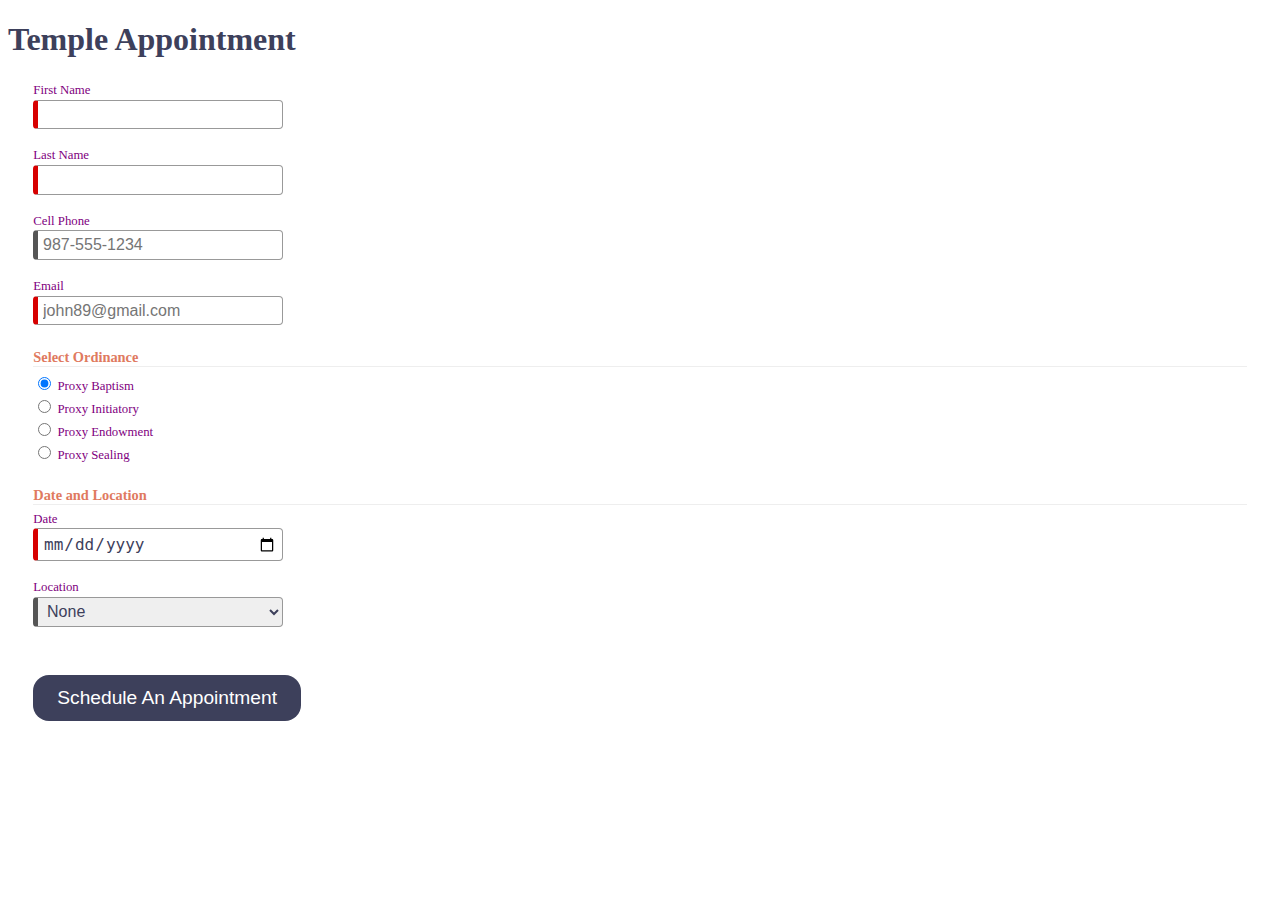
<file: w04/startHere/index.html>
<!DOCTYPE html>
<html lang="en">

<head>
  <meta charset="UTF-8">
  <meta name="viewport" content="width=device-width, initial-scale=1.0">
  <meta name="description" content="Web Lab Start File">
  <meta name="author" content="Paul Cheney">

  <link rel="stylesheet" href="styles/small.css">
  <link rel="stylesheet" href="styles/large.css">

  <title>Web Lab Start File</title>
</head>

<body>

  <main>
    <h1>Temple Appointment</h1>

    <form method="GET" action="thanks.html" class="designOne">
      <label>First Name <input type="text" name="first" required autocomplete="given-name" title="Your First Name"></label>
        <label>Last Name <input type="text" name="last" required autocomplete="family-name" title="Your Last Name"></label>
        <label>Cell Phone <input type="tel" name="phone"  autocomplete="tel" title="A Phone Number with dashes" placeholder="987-555-1234" ></label>
        <label>Email <input type="email" name="email" required placeholder="john89@gmail.com"  title="Your Email" autocomplete="email"></label>
  

        <h3>Select Ordinance</h3>
        <label><input type="radio" name="ordinance" value="Baptism" checked> Proxy Baptism</label>
        <label><input type="radio" name="ordinance" value="Initiatory"> Proxy Initiatory</label>
        <label><input type="radio" name="ordinance" value="Endowment"> Proxy Endowment</label>
        <label><input type="radio" name="ordinance" value="Sealing"> Proxy Sealing</label>

        
        <h3>Date and Location</h3>
        <label>Date <input type="date" name="fecha" required></label>

        <label>Location
          <select name="location" required>
            <option value="">None</option>
            <option value="Payson">Payson</option>
            <option value="Orem">Orem</option>
            <option value="Provo City Center">Provo City Center</option>
        </label>

        <input type="submit" value="Schedule An Appointment">
    </form>

    
  </main>

</body>
</html>
</file>
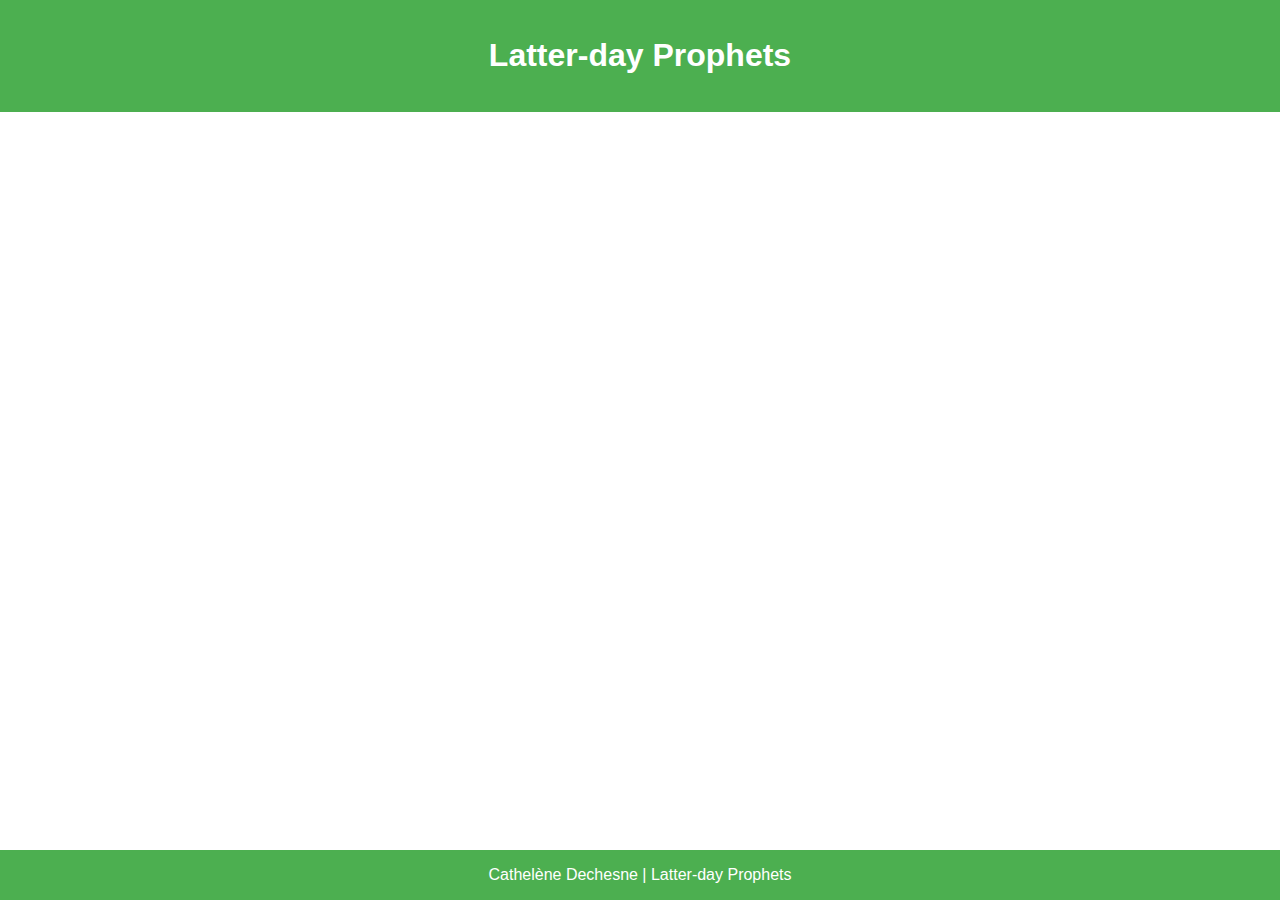
<file: prophets.html>
<!DOCTYPE html>
<html lang="en">

<head>
    <meta charset="UTF-8">
    <meta name="viewport" content="width=device-width, initial-scale=1.0">
    <meta name="description" content="Latter-day Prophets Assignment Page">
    <meta name="author" content="Cathelène Dechesne">
    <link rel="stylesheet" href="styles/prophets.css">
    <link rel="preconnect" href="https://fonts.googleapis.com">
    <link rel="preconnect" href="https://fonts.gstatic.com" crossorigin>
    <link href="https://fonts.googleapis.com/css2?family=Lugrasimo&family=Roboto&display=swap" rel="stylesheet">
    <script src="scripts/prophets.js"></script>
    <title>Prophets</title>
</head>

<body>
    <header>
        <h1>Latter-day Prophets</h1>
    </header>
    <main>
        <div id="cards"></div>
    </main>
    <footer>
        Cathelène Dechesne | Latter-day Prophets
    </footer>
</body>

</html>
</file>
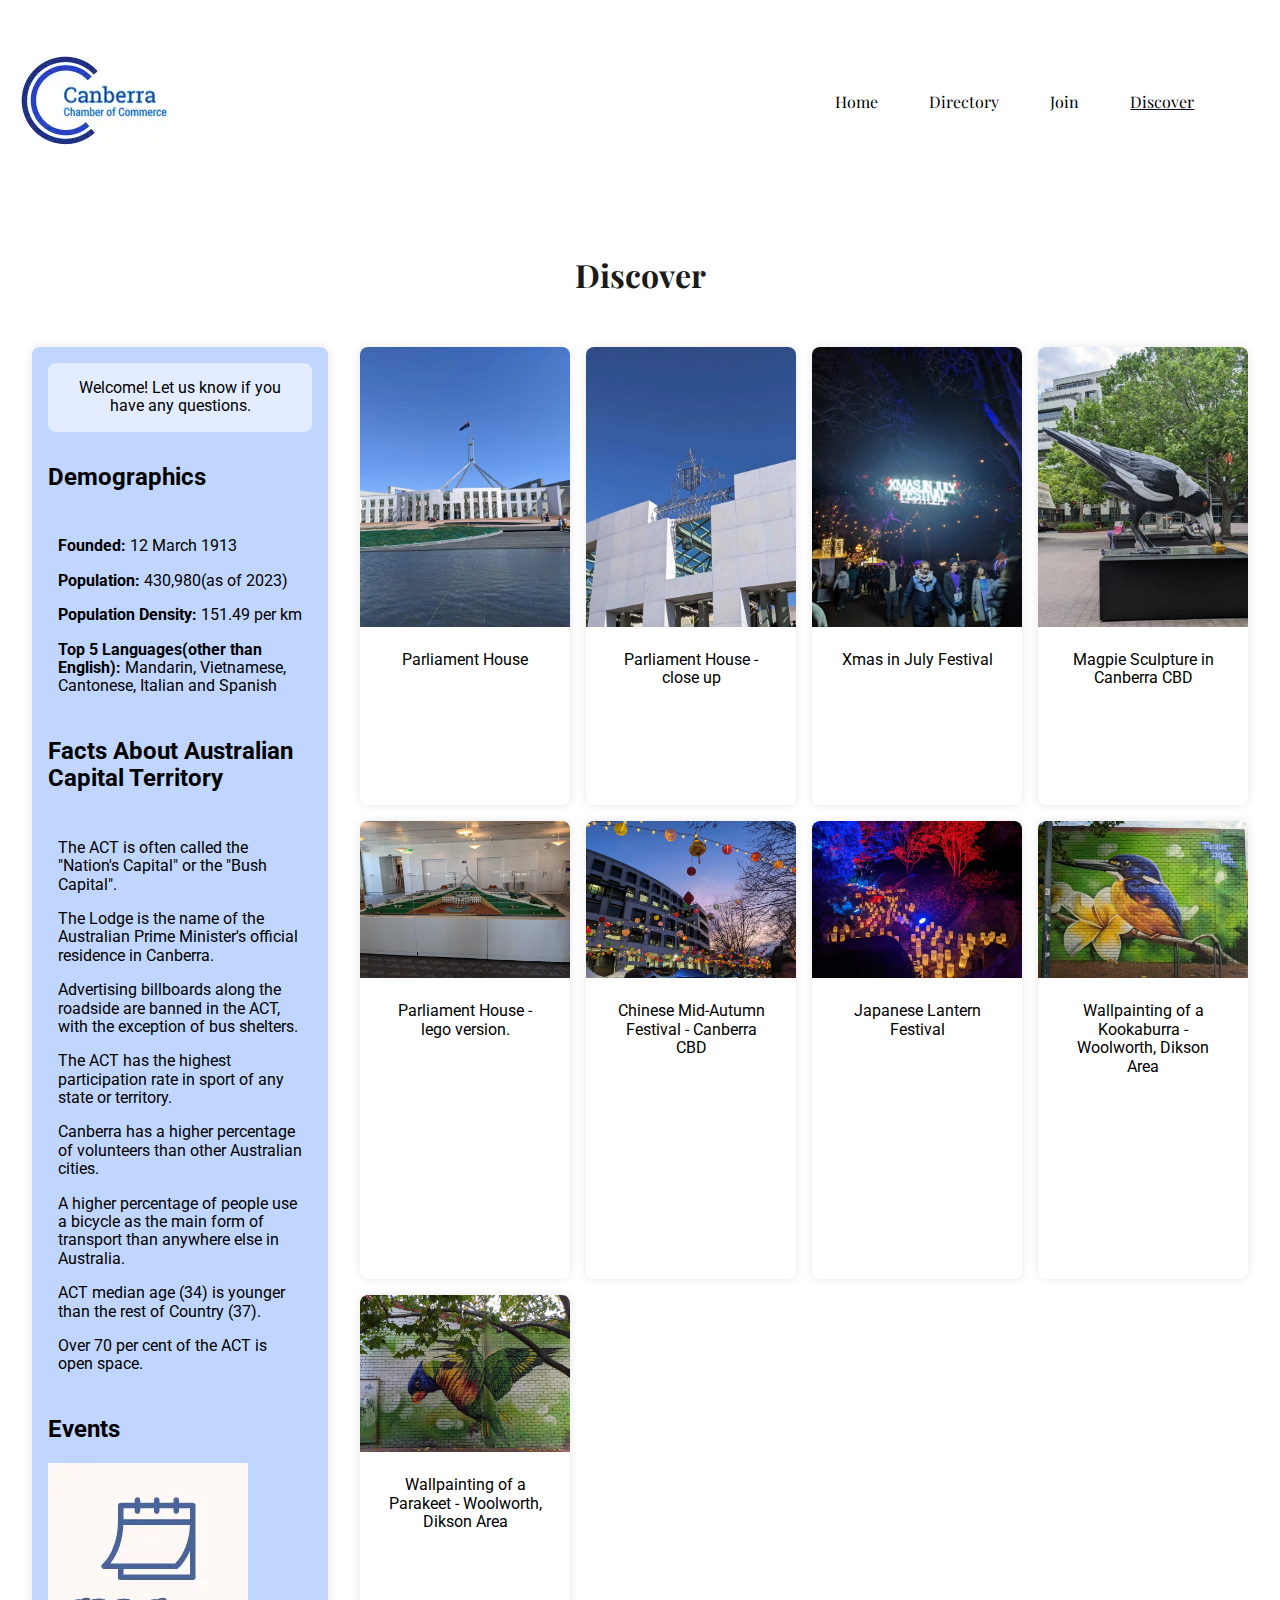
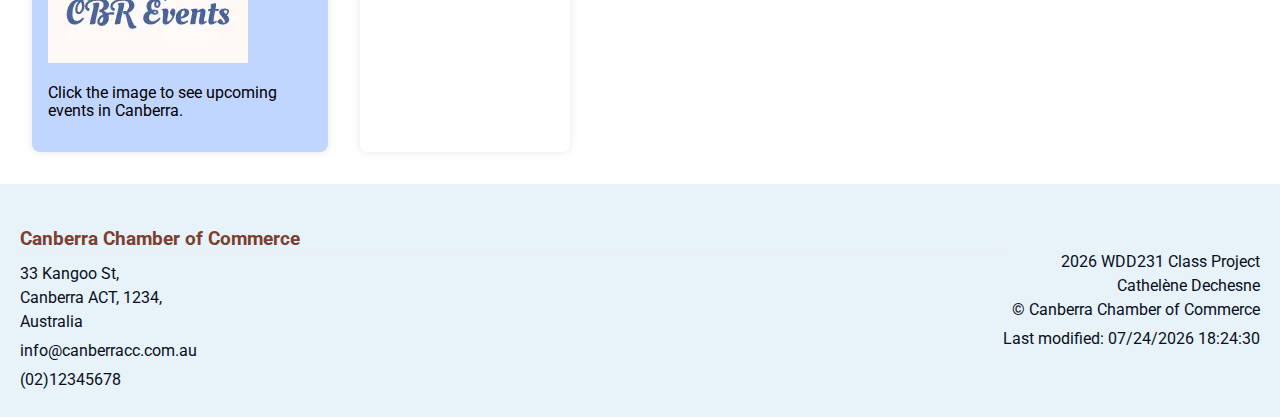
<file: chamber/discover.html>
<!DOCTYPE html>
<html lang="en">

<head>
    <meta charset="UTF-8">
    <meta name="viewport" content="width=device-width, initial-scale=1.0">
    <title>Canberra Chamber of Commerce's Discover Page</title>
    <meta name="description" content="Discover Page for Canberra's Chamber of Commerce">
    <meta name="author" content="Cathelène Dechesne">
    <link rel="icon" href="images/favicon.ico">
    <meta property="og:title" content="Canberra Chamber of Commerce Home Page">
    <meta property="og:type" content="website">
    <meta property="og:image"
        content="https://github.com/cathelenedechesne/wdd231/blob/main/chamber/images/chamber-logo.webp">
    <meta property="og:url" content="https://cathelenedechesne.github.io/wdd231/chamber/discover.html">
    <link rel="preconnect" href="https://fonts.googleapis.com">
    <link rel="preconnect" href="https://fonts.gstatic.com" crossorigin>
    <link href="https://fonts.googleapis.com/css2?family=Playfair+Display&family=Roboto:wght@300;400&display=swap"
        rel="stylesheet">
    <link rel="stylesheet" href="styles/normalize.css">
    <link rel="stylesheet" href="styles/style.css">
    <link rel="stylesheet" href="styles/small.css">
    <script src="scripts/script-discover.js" defer></script>
</head>

<body>
    <header>
        <div class="logo">
            <img src="images/chamber-logo.webp" alt="Canberra Chamber of Commerce Logo">
        </div>
        <nav id="animateme" aria-label="Main Navigation">
            <button id="myButton" aria-label="Menu Toggle"></button>
            <ul class="menuLinks">
                <li><a href="https://cathelenedechesne.github.io/wdd231/chamber/index.html" title="Home Page">Home</a>
                </li>
                <li><a href="https://cathelenedechesne.github.io/wdd231/chamber/directory.html"
                        title="Directory Page">Directory</a></li>
                <li><a href="https://cathelenedechesne.github.io/wdd231/chamber/join.html" title="Join Page">Join</a>
                </li>
                <li class="current-menu-item"><a href="https://cathelenedechesne.github.io/wdd231/chamber/discover.html"
                        title="Discover Page">Discover</a></li>
            </ul>
        </nav>
    </header>
    <main class="container">
        <h1>Discover</h1>
        <aside class="sidebar">
            <div id="visitor-message"></div>
            <div class="demographics">
                <h2>Demographics</h2>
                <ul>
                    <li>
                        <p><span>Founded: </span>12 March 1913</p>
                    </li>
                    <li>
                        <p><span>Population: </span>430,980(as of 2023)</p>
                    </li>
                    <li>
                        <p><span>Population Density: </span>151.49 per km</p>
                    </li>
                    <li>
                        <p><span>Top 5 Languages(other than English): </span>Mandarin, Vietnamese, Cantonese, Italian
                            and Spanish
                        </p>
                    </li>
                </ul>
            </div>
            <div class="facts">
                <h2>Facts About Australian Capital Territory</h2>
                <ul>
                    <li>
                        <p>The ACT is often called the "Nation's Capital" or the "Bush Capital".</p>
                    </li>
                    <li>
                        <p>The Lodge is the name of the Australian Prime Minister's official residence in Canberra.</p>
                    </li>
                    <li>
                        <p>Advertising billboards along the roadside are banned in the ACT, with the exception of bus
                            shelters.</p>
                    </li>
                    <li>
                        <p>The ACT has the highest participation rate in sport of any state or territory.</p>
                    </li>
                    <li>
                        <p>Canberra has a higher percentage of volunteers than other Australian cities. </p>
                    </li>
                    <li>
                        <p>A higher percentage of people use a bicycle as the main form of transport than anywhere else
                            in Australia. </p>
                    </li>
                    <li>
                        <p>ACT median age (34) is younger than the rest of Country (37). </p>
                    </li>
                    <li>
                        <p>Over 70 per cent of the ACT is open space.</p>
                    </li>
                </ul>
            </div>
            <div class="events">
                <h2>Events</h2>
                <a href="https://events.canberra.com.au/" target="_blank">
                    <img src="images/cbr-events.webp" alt="Events in Canberra" loading="lazy">
                </a>
                <p>Click the image to see upcoming events in Canberra.</p>
            </div>
        </aside>
        <section class="gallery">
            <div class="gallery-item">
                <img src="images/parliament-house.webp" alt="parliament-house" loading="lazy">
                <p>Parliament House</p>
            </div>
            <div class="gallery-item">
                <img src="images/parliament-hosue-close-up.webp" alt="parliament-hosue-close-up" loading="lazy">
                <p>Parliament House - close up</p>
            </div>

            <div class="gallery-item">
                <img src="images/canberra-xmas-in-july-festival.webp" alt="canberra-xmas-in-july-festival"
                    loading="lazy">
                <p>Xmas in July Festival</p>
            </div>
            <div class="gallery-item">
                <img src="images/canberra-cbd-magpie-sculpture.webp" alt="canberra-cbd-magpie-sculpture" loading="lazy">
                <p>Magpie Sculpture in Canberra CBD</p>
            </div>
            <div class="gallery-item">
                <img src="images/parliament-house-lego.webp" alt="parliament-house-lego" loading="lazy">
                <p>Parliament House - lego version.</p>
            </div>
            <div class="gallery-item">
                <img src="images/canberra-cbd-chinese-festival.webp" alt="canberra-cbd-chinese-festival" loading="lazy">
                <p>Chinese Mid-Autumn Festival - Canberra CBD</p>
            </div>
            <div class="gallery-item">
                <img src="images/canberra-japanese-lantern-festival.webp" alt="canberra-japanese-lantern-festival"
                    loading="lazy">
                <p>Japanese Lantern Festival</p>
            </div>

            <div class="gallery-item">
                <img src="images/wallpainting-1.webp" alt="bird wallpainting-1" loading="lazy">
                <p>Wallpainting of a Kookaburra - Woolworth, Dikson Area</p>
            </div>
            <div class="gallery-item">
                <img src="images/wallpainting-2.webp" alt="bird wallpainting-2" loading="lazy">
                <p>Wallpainting of a Parakeet - Woolworth, Dikson Area</p>
            </div>
        </section>
    </main>
    <footer>
        <div id="chamber-address">
            <h3>Canberra Chamber of Commerce</h3>
            <p>33 Kangoo St, <br> Canberra ACT, 1234, <br>Australia</p>
            <p>info@canberracc.com.au</p>
            <p>(02)12345678</p>
        </div>
        <div id="basic">
            <p><span id="year"></span> WDD231 Class Project <br>Cathelène Dechesne<br>&copy; Canberra Chamber of
                Commerce
            </p>
            <p id="lastModified"></p>
        </div>
    </footer>
</body>

</html>
</file>
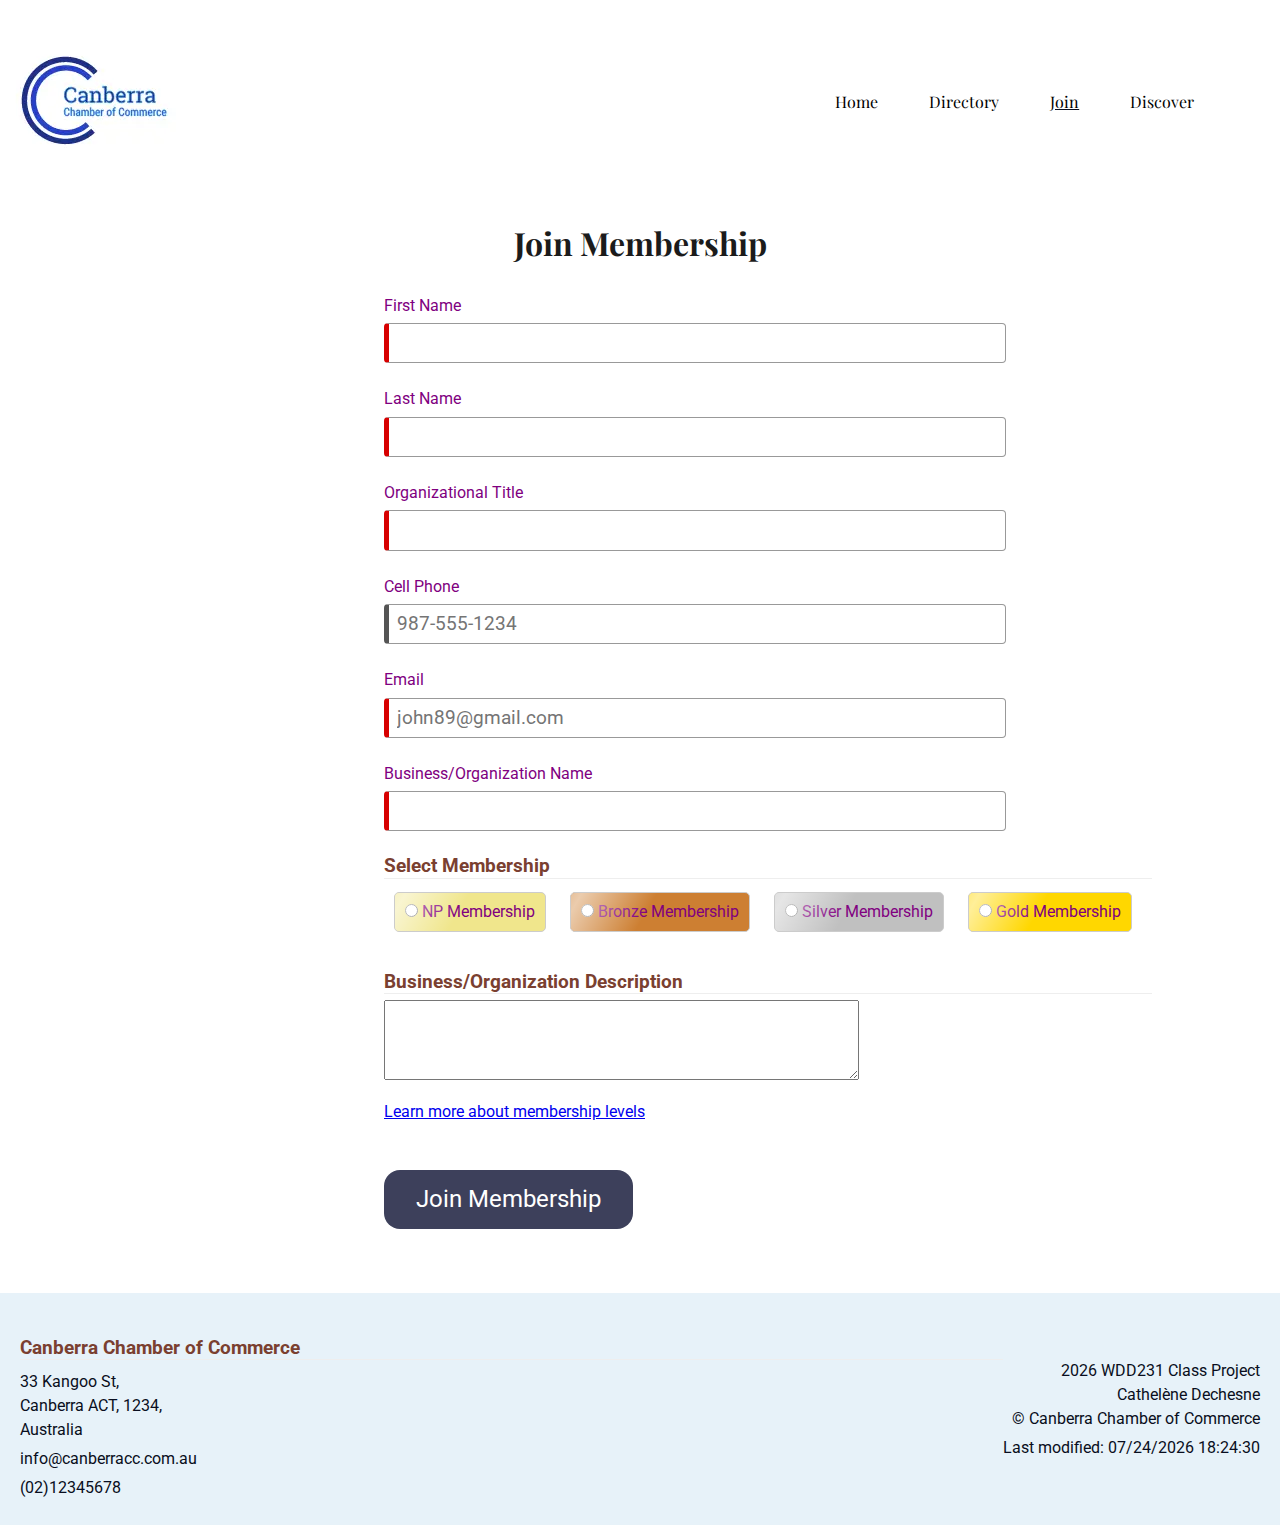
<file: chamber/join.html>
<!DOCTYPE html>
<html lang="en">

<head>
    <meta charset="UTF-8">
    <meta name="viewport" content="width=device-width, initial-scale=1.0">
    <title>Canberra Chamber of Commerce's Home Page</title>
    <meta name="description" content="Home Page for Canberra's Chamber of Commerce">
    <meta name="author" content="Cathelène Dechesne">
    <link rel="icon" href="images/favicon.ico">
    <meta property="og:title" content="Canberra Chamber of Commerce Home Page">
    <meta property="og:type" content="website">
    <meta property="og:image"
        content="https://github.com/cathelenedechesne/wdd231/blob/main/chamber/images/chamber-logo.webp">
    <meta property="og:url" content="https://cathelenedechesne.github.io/wdd231/chamber/join.html">
    <link rel="preconnect" href="https://fonts.googleapis.com">
    <link rel="preconnect" href="https://fonts.gstatic.com" crossorigin>
    <link href="https://fonts.googleapis.com/css2?family=Playfair+Display&family=Roboto:wght@300;400&display=swap"
        rel="stylesheet">
    <link rel="stylesheet" href="styles/normalize.css">
    <link rel="stylesheet" href="styles/style.css">
    <link rel="stylesheet" href="styles/small.css">
    <script src="scripts/script-join.js" defer></script>
</head>

<body>
    <header>
        <div class="logo">
            <img src="images/chamber-logo.webp" alt="Canberra Chamber of Commerce Logo">
        </div>
        <nav id="animateme" aria-label="Main Navigation">
            <button id="myButton" aria-label="Menu Toggle"></button>
            <ul class="menuLinks">
                <li><a href="https://cathelenedechesne.github.io/wdd231/chamber/index.html" title="Home Page">Home</a>
                </li>
                <li><a href="https://cathelenedechesne.github.io/wdd231/chamber/directory.html"
                        title="Directory Page">Directory</a></li>
                <li class="current-menu-item"><a href="https://cathelenedechesne.github.io/wdd231/chamber/join.html"
                        title="Join Page">Join</a></li>
                <li><a href="https://cathelenedechesne.github.io/wdd231/chamber/discover.html"
                        title="Discover Page">Discover</a></li>
            </ul>
        </nav>
    </header>
    <main>
        <h1>Join Membership</h1>

        <form method="GET" action="thankyou.html" class="designOne">
            <label>First Name <input type="text" name="first" required autocomplete="given-name" pattern="[A-Za-z]+"
                    title="Your First Name"></label>
            <label>Last Name <input type="text" name="last" required autocomplete="family-name" pattern="[A-Za-z]+"
                    title="Your Last Name"></label>
            <label>Organizational Title
                <input type="text" name="organizational" required autocomplete="organization-title"
                    pattern="[A-Za-z\- ]{7,}"
                    title="Your Organizational Title must be at least 7 characters long and can only contain letters, hyphens, and spaces">
            </label>
            <label>Cell Phone <input type="tel" name="phone" autocomplete="tel" title="A Phone Number with dashes"
                    placeholder="987-555-1234"></label>
            <label>Email <input type="email" name="email" required placeholder="john89@gmail.com" title="Your Email"
                    autocomplete="email"></label>
            <label>Business/Organization Name<input type="text" name="organization-business-name" required
                    autocomplete="organization" pattern="[A-Za-z ]+" title="Your Business/Organization Name"></label>



            <h3>Select Membership</h3>
            <div class="membership-options">
                <label class="membership-card"><input type="radio" name="membership" value="non profit"> NP
                    Membership</label>
                <label class="membership-card"><input type="radio" name="membership" value="bronze"> Bronze
                    Membership</label>
                <label class="membership-card"><input type="radio" name="membership" value="silver"> Silver
                    Membership</label>
                <label class="membership-card"><input type="radio" name="membership" value="gold"> Gold
                    Membership</label>
            </div>


            <h3>Business/Organization Description</h3>
            <label><textarea id="description" name="description" rows="4" cols="50"></textarea>
            </label>

            <label>
                <input type="hidden" id="timestamp" name="timestamp">
            </label>
            <!-- Trigger button -->
            <p><a id="learnMoreBtn" href="#">Learn more about membership levels</a></p>
            <!-- Submit button -->
            <input type="submit" value="Join Membership">
        </form>
        <!-- The Modal -->
        <div id="membershipModal" class="modal">
            <!-- Modal content -->
            <div class="modal-content">
                <span class="close">&times;</span>
                <h2>Membership Levels</h2>
                <div id="membershipDetails">
                    <h3>Non-Profit Membership - FREE</h3>
                    <p>Benefits: Special events, basic training, basic advertising, event discounts.</p>

                    <h3>Bronze Membership - Fee: 8$</h3>
                    <p>Benefits: Special events, intermediate training, better advertising, better event discounts.</p>

                    <h3>Silver Membership - Fee: 12$</h3>
                    <p>Benefits: Special events, advanced training, spotlight advertising, significant event discounts.
                    </p>

                    <h3>Gold Membership - Fee: 18$</h3>
                    <p>Benefits: Special events, premium training, premium advertising, highest event discounts.</p>
                </div>
            </div>
        </div>

    </main>
    <footer>
        <div id="chamber-address">
            <h3>Canberra Chamber of Commerce</h3>
            <p>33 Kangoo St, <br> Canberra ACT, 1234, <br>Australia</p>
            <p>info@canberracc.com.au</p>
            <p>(02)12345678</p>
        </div>
        <div id="basic">
            <p><span id="year"></span> WDD231 Class Project <br>Cathelène Dechesne<br>&copy; Canberra Chamber of
                Commerce
            </p>
            <p id="lastModified"></p>
        </div>
    </footer>
</body>

</html>
</file>
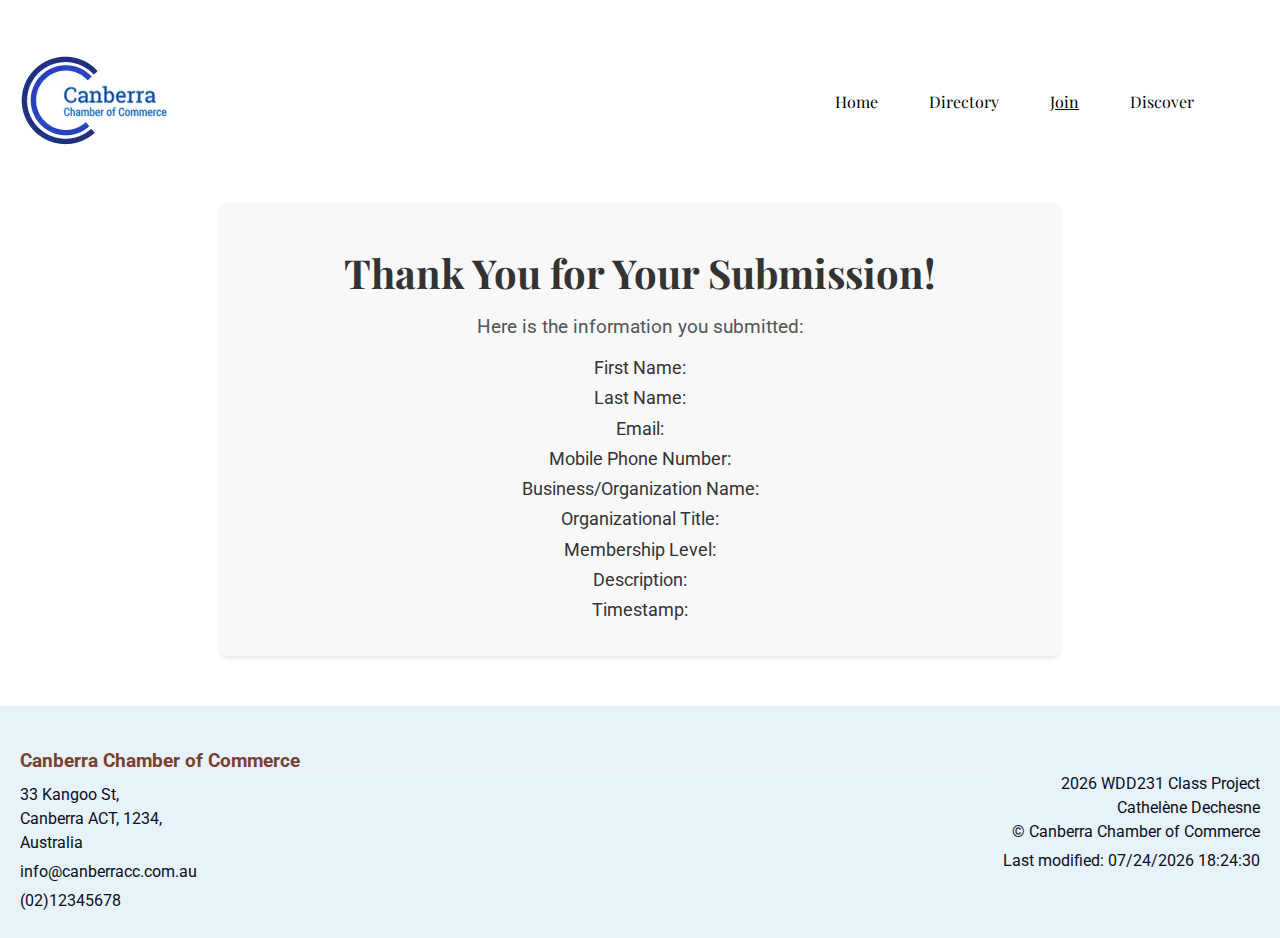
<file: chamber/thankyou.html>
<!DOCTYPE html>
<html lang="en">

<head>
    <meta charset="UTF-8">
    <meta name="viewport" content="width=device-width, initial-scale=1.0">
    <title>Canberra Chamber of Commerce's Home Page</title>
    <meta name="description" content="Home Page for Canberra's Chamber of Commerce">
    <meta name="author" content="Cathelène Dechesne">
    <link rel="icon" href="images/favicon.ico">
    <meta property="og:title" content="Canberra Chamber of Commerce Home Page">
    <meta property="og:type" content="website">
    <meta property="og:image"
        content="https://github.com/cathelenedechesne/wdd231/blob/main/chamber/images/chamber-logo.webp">
    <meta property="og:url" content="https://cathelenedechesne.github.io/wdd231/chamber/thankyou.html">
    <link rel="preconnect" href="https://fonts.googleapis.com">
    <link rel="preconnect" href="https://fonts.gstatic.com" crossorigin>
    <link href="https://fonts.googleapis.com/css2?family=Playfair+Display&family=Roboto:wght@300;400&display=swap"
        rel="stylesheet">
    <link rel="stylesheet" href="styles/normalize.css">
    <link rel="stylesheet" href="styles/style.css">
    <link rel="stylesheet" href="styles/small.css">
    <script src="scripts/script-join.js" defer></script>
</head>

<body>
    <header>
        <div class="logo">
            <img src="images/chamber-logo.webp" alt="Canberra Chamber of Commerce Logo">
        </div>
        <nav id="animateme" aria-label="Main Navigation">
            <button id="myButton" aria-label="Menu Toggle"></button>
            <ul class="menuLinks">
                <li><a href="https://cathelenedechesne.github.io/wdd231/chamber/index.html" title="Home Page">Home</a>
                </li>
                <li><a href="https://cathelenedechesne.github.io/wdd231/chamber/directory.html"
                        title="Directory Page">Directory</a></li>
                <li class="current-menu-item"><a href="https://cathelenedechesne.github.io/wdd231/chamber/join.html"
                        title="Join Page">Join</a></li>
                <li><a href="https://cathelenedechesne.github.io/wdd231/chamber/discover.html"
                        title="Discover Page">Discover</a></li>
            </ul>
        </nav>
    </header>
    <main>
        <div class="thankyou-container">
            <h1>Thank You for Your Submission!</h1>
            <p>Here is the information you submitted:</p>
            <ul>
                <li>First Name: <span id="first-name"></span></li>
                <li>Last Name: <span id="last-name"></span></li>
                <li>Email: <span id="email"></span></li>
                <li>Mobile Phone Number: <span id="phone"></span></li>
                <li>Business/Organization Name: <span id="organization"></span></li>
                <li>Organizational Title: <span id="organizational"></span></li>
                <li>Membership Level: <span id="membership"></span></li>
                <li>Description: <span id="description"></span></li>
                <li>Timestamp: <span id="timestamp"></span></li>
            </ul>
        </div>
    </main>
    <footer>
        <div id="chamber-address">
            <h3>Canberra Chamber of Commerce</h3>
            <p>33 Kangoo St, <br> Canberra ACT, 1234, <br>Australia</p>
            <p>info@canberracc.com.au</p>
            <p>(02)12345678</p>
        </div>
        <div id="basic">
            <p><span id="year"></span> WDD231 Class Project <br>Cathelène Dechesne<br>&copy; Canberra Chamber of
                Commerce
            </p>
            <p id="lastModified"></p>
        </div>
    </footer>
</body>

</html>
</file>
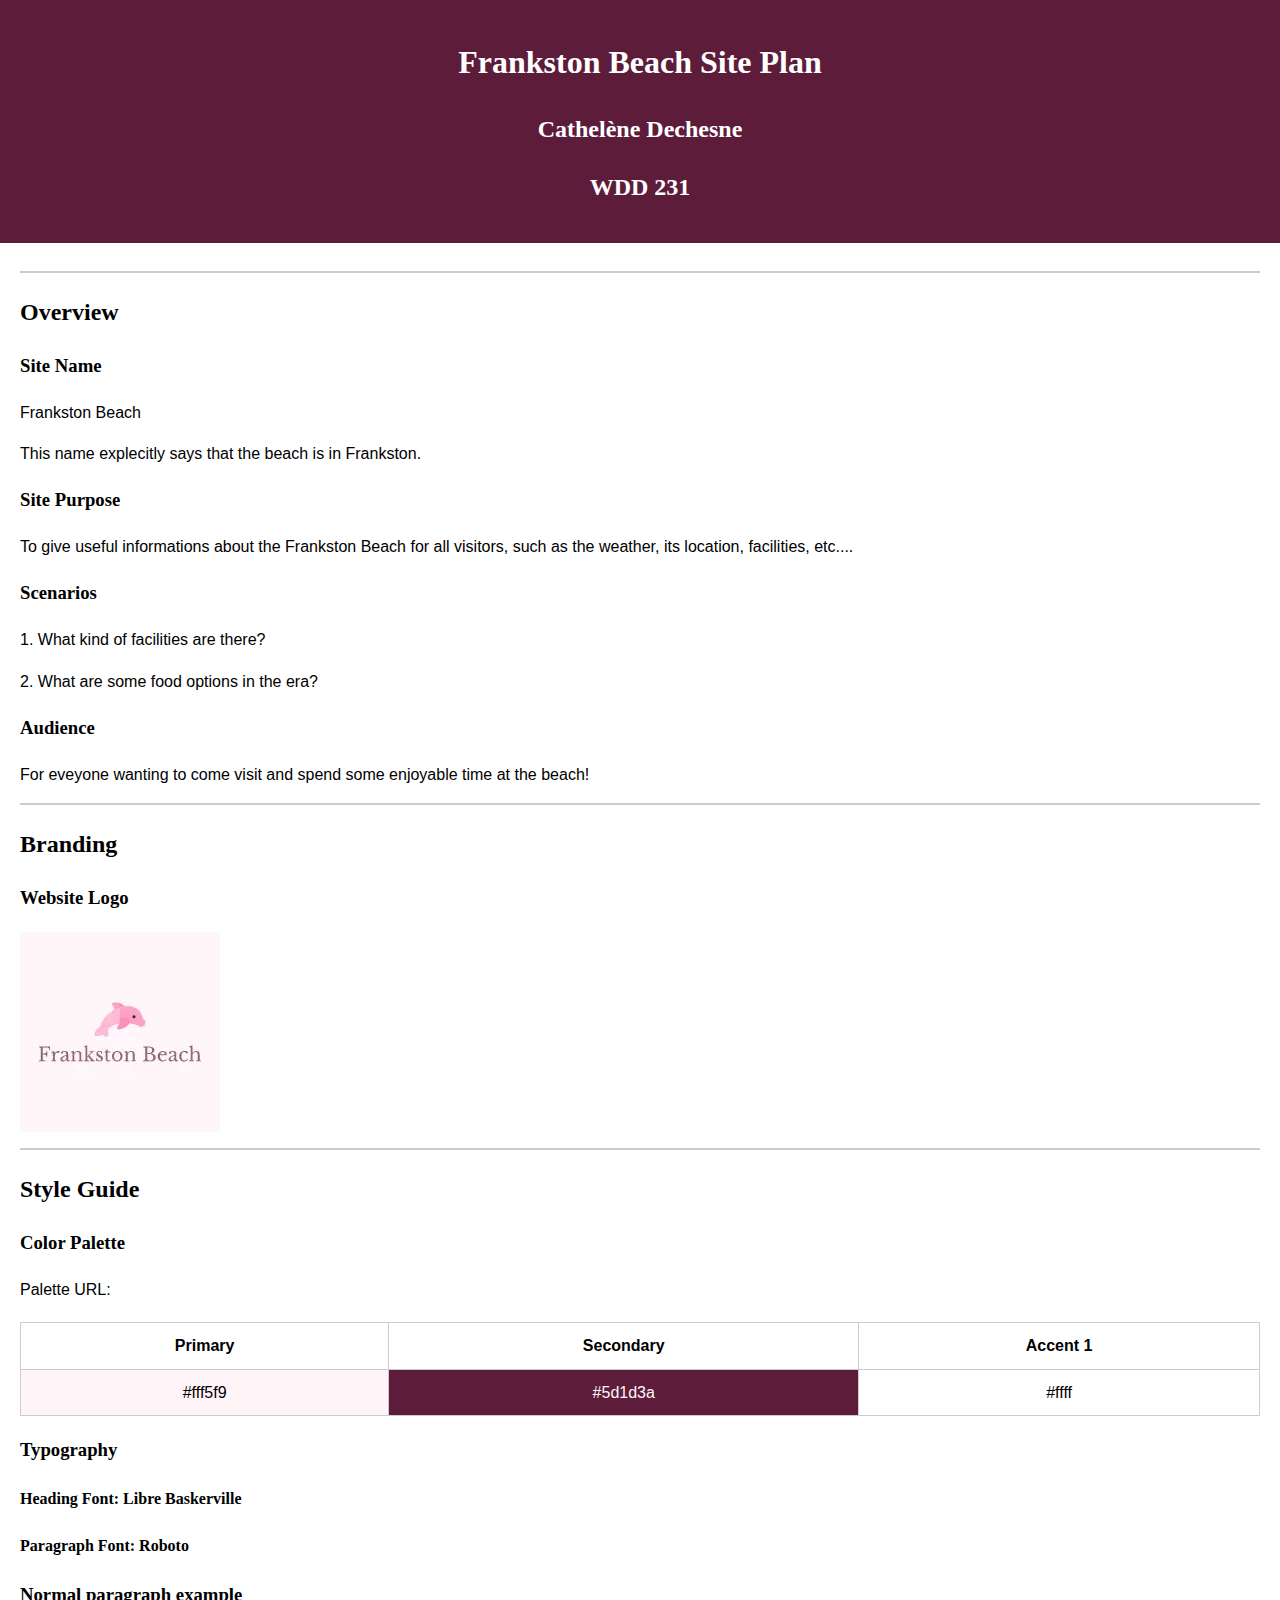
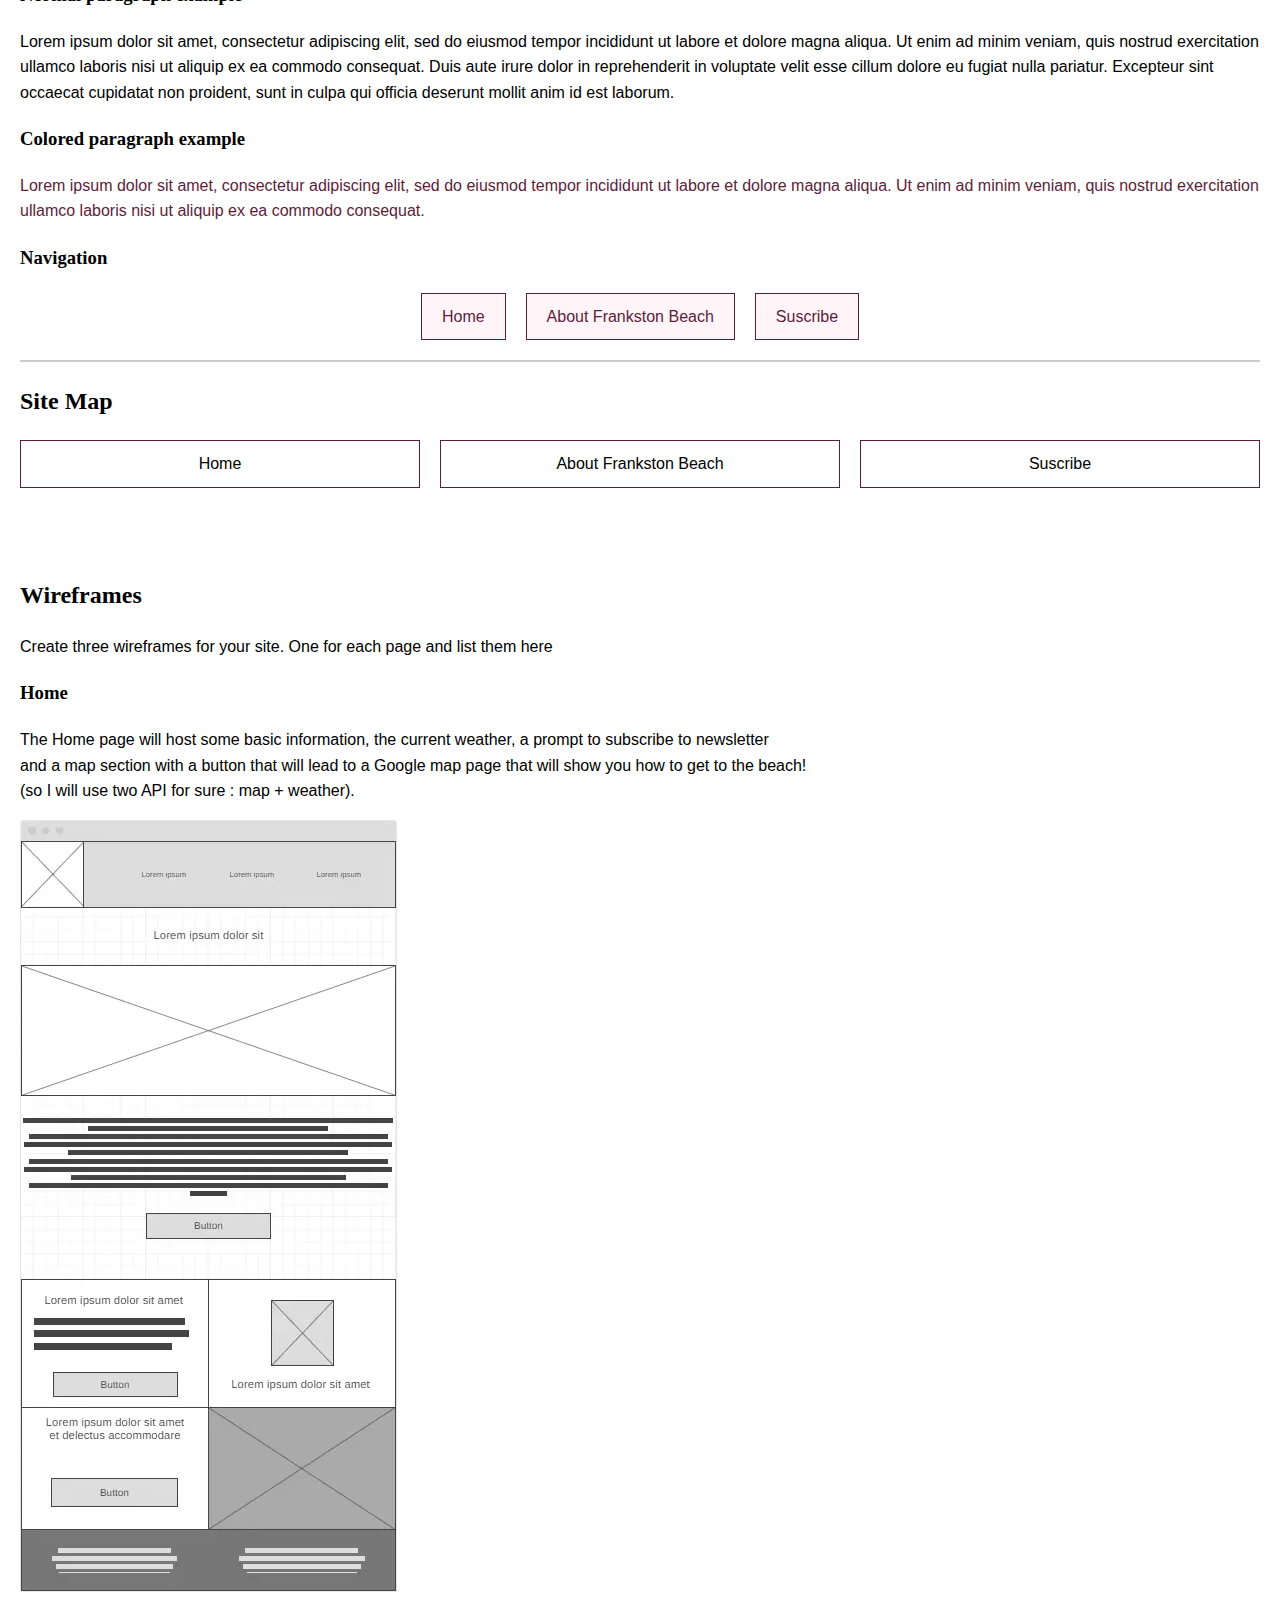
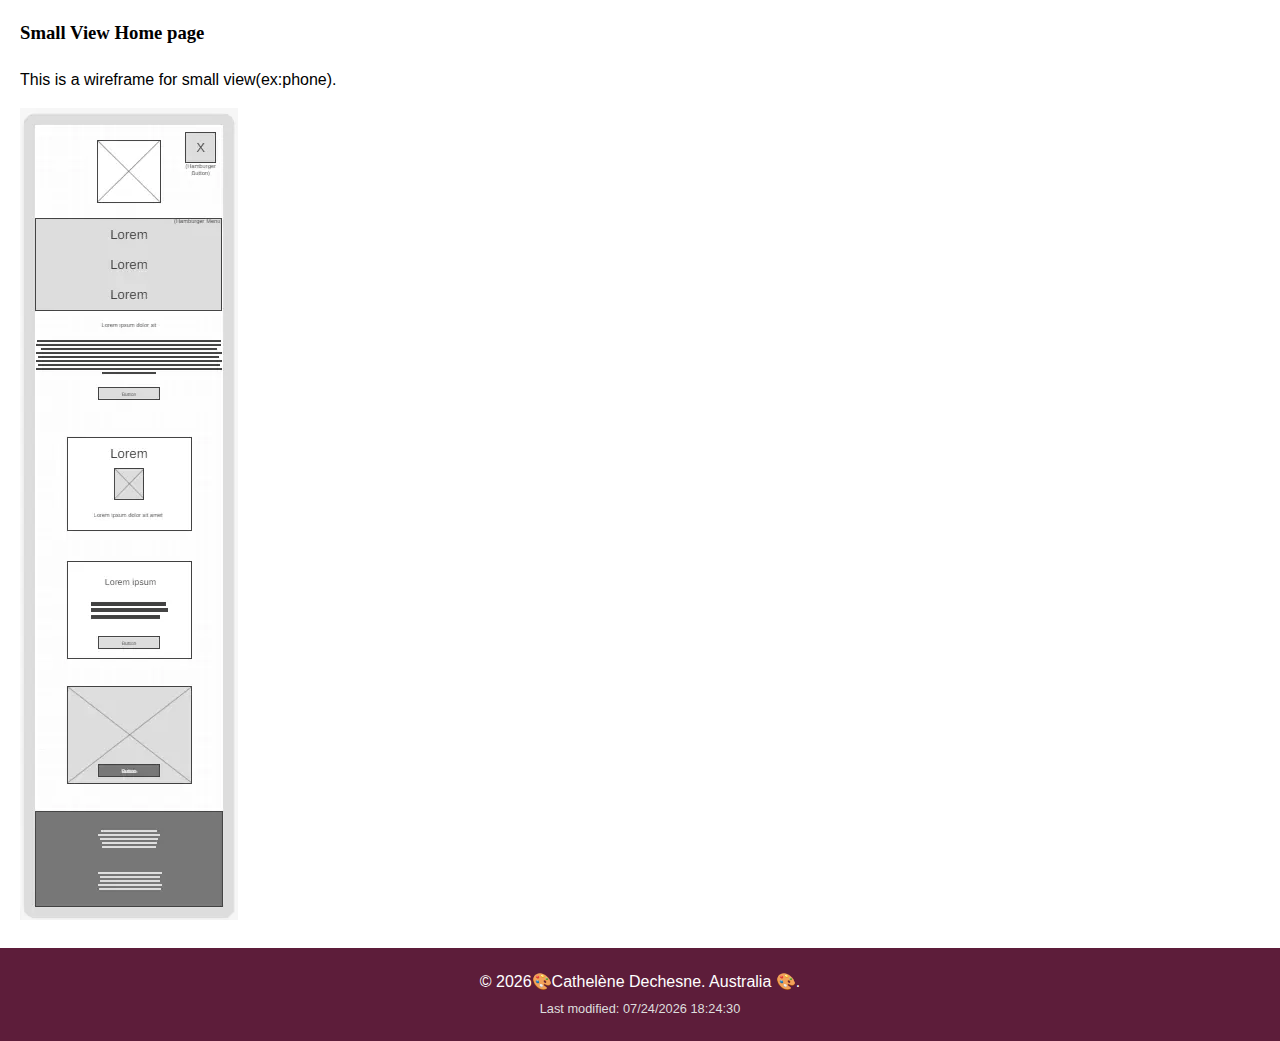
<file: project/siteplan.html>
<!DOCTYPE html>
<html lang="en-us">

<head>
    <meta charset="utf-8">
    <title>Frankston Beach Site Plan</title>
    <meta name="description" content="Project Site Plan for Frankston Beach Website.">
    <meta name="author" content="Cathelène Dechesne">
    <meta name="viewport" content="width=device-width, initial-scale=1.0">
    <link rel="stylesheet" href="styles/siteplan.css">
    <script src="scripts/siteplan.js" defer></script>
</head>

<body>
    <header>
        <h1>Frankston Beach Site Plan</h1>
        <h2>Cathelène Dechesne</h2>
        <h2>WDD 231</h2>
    </header>
    <main>
        <hr>
        <h2>Overview</h2>
        <h3>Site Name</h3>
        <p>Frankston Beach</p>
        <p> This name explecitly says that the beach is in Frankston.</p>

        <h3>Site Purpose</h3>
        <p>To give useful informations about the Frankston Beach for all visitors, such as the weather, its location,
            facilities, etc....</p>

        <h3>Scenarios</h3>
        <p>1. What kind of facilities are there? </p>
        <p>2. What are some food options in the era? </p>

        <h3>Audience</h3>
        <p>For eveyone wanting to come visit and spend some enjoyable time at the beach!</p>
        <hr>
        <h2>Branding</h2>
        <h3>Website Logo</h3>
        <img src="images/frankston-beach-logo.webp" alt="frankston-beach-logo">
        <hr>
        <h2>Style Guide</h2>

        <h3>Color Palette</h3>
        Palette URL: <a href="https://coolors.co/fff5f9-5d1d3a-ffffff"></a>

        <table class="colors">
            <tr>
                <th>Primary</th>
                <th>Secondary</th>
                <th>Accent 1</th>
            </tr>
            <tr>
                <td class="primary">#fff5f9</td>
                <td class="secondary">#5d1d3a</td>
                <td class="accent1">#ffff</td>
            </tr>
        </table>
        <h3>Typography</h3>
        <h4>Heading Font: Libre Baskerville</h4>
        <h4>Paragraph Font: Roboto</h4>

        <h3>Normal paragraph example</h3>
        <p>Lorem ipsum dolor sit amet, consectetur adipiscing elit, sed do eiusmod tempor incididunt ut labore et dolore
            magna aliqua. Ut enim ad minim veniam, quis nostrud exercitation ullamco laboris nisi ut aliquip ex ea
            commodo consequat. Duis aute irure dolor in reprehenderit in voluptate velit esse cillum dolore eu fugiat
            nulla pariatur. Excepteur sint occaecat cupidatat non proident, sunt in culpa qui officia deserunt mollit
            anim id est laborum.</p>

        <h3>Colored paragraph example</h3>
        <p class="colored">Lorem ipsum dolor sit amet, consectetur adipiscing elit, sed do eiusmod tempor incididunt ut
            labore et dolore magna aliqua. Ut enim ad minim veniam, quis nostrud exercitation ullamco laboris nisi ut
            aliquip ex ea commodo consequat.</p>

        <h3>Navigation</h3>
        <nav>
            <a href="#">Home</a>
            <a href="#">About Frankston Beach</a>
            <a href="#">Suscribe</a>
        </nav>
        <hr>
        <h2>Site Map</h2>
        <div class="sitemap">
            <div class="sm-home">Home</div>
            <div class="sm-page2">About Frankston Beach</div>
            <div class="sm-page3">Suscribe</div>
            <div class="top">&nbsp;</div>
            <div class="left">&nbsp;</div>
            <div class="right">&nbsp;</div>
        </div>

        <h2>Wireframes</h2>
        <p>
            Create three wireframes for your site. One for each page and list them here</p>

        <h3>Home</h3>
        <p>
            The Home page will host some basic information, the current weather, a prompt to subscribe to newsletter
            <br>
            and a map section with a button that will lead to a Google map page that will show you how to get to the
            beach!<br>
            (so I will use two API for sure : map + weather).
        </p>
        <img src="images/wireframe-home.webp" alt="home page wireframe">

        <h3>Small View Home page</h3>
        <p>
            This is a wireframe for small view(ex:phone).
        </p>
        <img src="images/small-view-home-wireframe.webp" alt="Small view Home page wireframe">

    </main>

    <footer>
        <p>&copy; <span id="2024"></span>🎨Cathelène Dechesne. Australia 🎨.</p>
        <p id="lastModified"></p>
    </footer>
</body>

</html>
</file>
<file: w04/startHere/styles/small.css>
*{box-sizing: border-box;}
html {
  -webkit-text-size-adjust: 100%; 
  -ms-text-size-adjust: 100%;
}

h1 {
  color: #3D405B;
}

form {
    margin: 1rem 2%;
  
    label {
      display: block;
      font-size: .8rem;
      color: purple;
      padding-top: .2rem;
    }
    h3 {
      font-size: .9rem;
      color: #E07A5F;
      margin: 1.5rem 0 .2rem 0;
      border-bottom: 1px solid #eee;
    }
  
    input[type=text],
    input[type=tel],
    input[type=date],
    input[type=email],
    select {
      display: block;
      margin: .1rem 0 1rem 0 ;
      padding: .3rem;
      border: 1px solid #999;
      border-radius: 4px;
      border-left-width: 5px;
      border-left-color:#555;
      font-size: 1rem;
      color: #3D405B;
      width: 250px;
    }
  
    input:required {border-left-color: #d70000;}
    input:focus {border-left-color: black; outline:none;}
    input:required:valid{border-left-color: green;}
  
    input[type=submit] {
      border: none;
      text-align: center;
      background-color: #3D405B;
      color: white;
      border-radius: 1rem;
      padding: .75rem 1.5rem;
      margin: 2rem 0;
      font-size: 1.2rem;
      -webkit-appearance: none;
      appearance: none;
    }
  }
  input:-webkit-autofill{
    -webkit-text-fill-color: #3D405B;
  }
  
  #results {
    background-color: #F4F1DE;
    padding: 0 1rem;
    border: 1px solid #E07A5F;
    border-radius: 6px;
  }
</file>
<file: w04/startHere/styles/large.css>
@media only screen and (min-width: 38rem) {


} /*end media query*/
</file>
<file: styles/prophets.css>
body {
    font-family: Arial, sans-serif;
    margin: 0;
    padding: 0;
    display: flex;
    flex-direction: column;
    min-height: 100vh;
}

header {
    background-color: #4CAF50;
    color: white;
    padding: 1em;
    text-align: center;
}

main {
    flex: 1;
    padding: 1em;
}

#cards {
    display: grid;
    grid-template-columns: repeat(auto-fit, minmax(340px, 1fr));
    gap: 1em;
}

section {
    background-color: #f9f9f9;
    border: 1px solid #ddd;
    border-radius: 8px;
    overflow: hidden;
    box-shadow: 0 2px 5px rgba(0, 0, 0, 0.1);
    padding: 1em;
    text-align: center;
}

h2 {
    margin-top: 0;
}

img {
    width: 100%;
    height: auto;
    border-radius: 8px;
}

footer {
    background-color: #4CAF50;
    color: white;
    text-align: center;
    padding: 1em;
}
</file>
<file: chamber/styles/style.css>
body {
    font-family: 'Roboto', sans-serif;
}

header {
    font-family: 'Playfair Display', serif;
    font-style: normal;
    font-weight: 400;
    display: grid;
    grid-template-columns: auto 1fr;
    /* Adjust this according to your needs */
    align-items: center;
}

header>div {
    display: inline-block;
    /* Ensures the logo div and nav are inline */
}

nav {
    color: #090E20;
    text-align: right;
    /* Aligns navigation to the right */
    padding: 60px;
}

#myButton {
    display: none;
}

ul.menuLinks li a {
    display: block;
    padding: 0.75rem 2vw;
    color: black;
    text-decoration: none;
}

li.current-menu-item {
    text-decoration: underline;
}

ul.menuLinks a:hover {
    color: blue;
}

ul.menuLinks {
    display: none;
    list-style-type: none;
    padding: 0;
}

ul.menuLinks,
ul.menuLinks.open {
    display: flex;
    justify-content: flex-end;
}

/*--- Card section starts here ---*/

.title-page {
    text-align: center;
    font-family: 'Playfair Display', serif;
    font-style: normal;
    font-weight: 400;
    padding-bottom: 50px;
}

/* Center the main content */
main div#view-toggle {
    display: flex;
    flex-direction: row;
    align-items: center;
    justify-content: center;
    padding: 20px;
}


/* Grid view */
#member-container.grid {
    display: grid;
    grid-template-columns: repeat(auto-fit, minmax(300px, 1fr));
    gap: 20px;
}

/* List view */
#member-container.list {
    display: block;
}

#member-container-home.grid {
    display: grid;
    grid-template-columns: repeat(auto-fit, minmax(300px, 1fr));
    gap: 20px;
}



/* Card styling */
.card {
    border: 1px solid #ccc;
    border-radius: 8px;
    padding: 15px;
    margin-bottom: 20px;
    overflow: hidden;
    /* Ensures content doesn't overflow */
}

.card .card-image {
    float: left;
    /* Float the image to the left */
    width: 30%;
    /* Adjust width as needed */
    margin-right: 15px;
    /* Add some margin between image and text */
}

.card .card-image img {
    width: 100%;
    /* Ensure image fills its container */
    border-radius: 8px;
    /* Rounded corners for image */
}

.card .card-details {
    overflow: hidden;
    /* Clear floats within the card details */
}

.card .card-details h2 {
    margin-top: 0;
    /* Remove margin from top of heading */
}

.card .card-details p {
    clear: left;
    /* Clear float to ensure paragraphs start below image */
    margin: 5px 0;
    /* Adjust margins for paragraphs */
}

/* Style for toggle buttons */
#view-toggle {
    margin-bottom: 20px;
}

#view-toggle button {
    margin: 0 10px;
    padding: 10px 20px;
    font-size: 16px;
    cursor: pointer;
    background-color: #E7F2F9;
    /* Set background color */
    border: none;
    /* Remove border */
    color: #090E20;
    /* Set text color */
    border-radius: 8px;
}

#view-toggle button:hover {
    background-color: #C3D7E3;
    /* Darker shade of the background color on hover */
}

/* --- Hero Section --- */
#hero {
    position: relative;
    text-align: center;
}

#hero img {
    width: 100%;
    height: auto;
    display: block;
}


#hero p {
    margin-top: 10px;
    font-style: italic;
    color: #1b1b1b;
}


#join {
    position: absolute;
    top: 50%;
    right: 10%;
    transform: translateY(-50%);
    padding: 10px 20px;
    font-size: 16px;
    background-color: white;
    color: black;
    border: none;
    border-radius: 5px;
    cursor: pointer;
    z-index: 1;
}

#join:hover {
    background-color: #0056b3;
    color: #ffffff;
}

/* Event and Weather Section */
#event-weather {
    display: flex;
    justify-content: space-between;
    align-items: flex-start;
    /* Aligns items at the top */
    margin: 20px 0;
    padding: 20px;
    background-color: #f4f4f9;
    border-radius: 8px;
    box-shadow: 0 4px 8px rgba(0, 0, 0, 0.1);
    gap: 20px;
    /* Adds space between the flex items */
}

/* Event section */
#events {
    flex: 1;
    padding: 10px;
    background-color: #ffffff;
    border-radius: 8px;
    box-shadow: 0 2px 4px rgba(0, 0, 0, 0.1);
    text-align: center;
}

#events h2 {
    margin-bottom: 10px;
    font-family: 'Playfair Display', serif;
    font-size: 1.5rem;
    color: #333;
}

/* Current Weather Section */
#current-weather {
    flex: 1;
    display: flex;
    flex-direction: column;
    align-items: center;
    padding: 20px;
    background-color: #E7F2F9;
    border-radius: 8px;
    box-shadow: 0 2px 4px rgba(0, 0, 0, 0.1);
}

#current-weather h2 {
    margin-bottom: 10px;
    font-family: 'Playfair Display', serif;
    font-size: 1.5rem;
    color: #333;
}

#current-weather p {
    font-size: 1.2rem;
    margin: 5px 0;
}

#weather-icon {
    width: 100px;
    height: 100px;
}

figcaption {
    font-size: 0.9rem;
    color: #555;
}

/* Forecast Container */
#forecast-container {
    flex: 1;
    padding: 20px;
    background-color: #e8f5e9;
    border-radius: 8px;
    box-shadow: 0 2px 4px rgba(0, 0, 0, 0.1);
}

#forecast-container h2 {
    margin-bottom: 10px;
    font-family: 'Playfair Display', serif;
    font-size: 1.5rem;
    color: #333;
    text-align: center;
}

#forecast {
    display: flex;
    justify-content: space-between;
    align-items: center;
}

.forecast-card {
    display: flex;
    flex-direction: column;
    align-items: center;
    width: 80px;
    padding: 10px;
    background-color: #ffffff;
    border-radius: 8px;
    box-shadow: 0 2px 4px rgba(0, 0, 0, 0.1);
    text-align: center;
}

.forecast-date {
    font-size: 0.9rem;
    color: #333;
    margin-bottom: 5px;
}

.forecast-temp {
    font-size: 1.2rem;
    color: #333;
}


/* --- Join Memebership Page ---*/

/* Form Styles */

h1 {
    color: #1b1b1b;
    text-align: center;
    /* Center the title text */
    font-family: 'Playfair Display', serif;
}

form {
    margin: 2rem 10%;
    padding-left: 20%;
    /* Increased margin for larger screens */
}

label {
    display: block;
    font-size: 1rem;
    /* Increased font size for better readability on larger screens */
    color: purple;
    padding-top: .2rem;
}

h3 {
    font-size: 1.2rem;
    /* Increased font size */
    color: #7a4030;
    margin: 1.5rem 0 .2rem 0;
    border-bottom: 1px solid #eee;
}

input[type=text],
input[type=tel],
input[type=date],
input[type=email],
select {
    display: block;
    margin: .5rem 0 1.5rem 0;
    /* Adjusted margin for better spacing */
    padding: .5rem;
    /* Increased padding for larger inputs */
    border: 1px solid #999;
    border-radius: 4px;
    border-left-width: 5px;
    border-left-color: #555;
    font-size: 1.2rem;
    /* Increased font size */
    color: #3D405B;
    width: 100%;
    /* Full width for better layout on larger screens */
    max-width: 600px;
    /* Maximum width to prevent overly large inputs */
}

input:required {
    border-left-color: #d70000;
}

input:focus {
    border-left-color: black;
    outline: none;
}

input:required:valid {
    border-left-color: green;
}

input[type=submit] {
    border: none;
    text-align: center;
    background-color: #3D405B;
    color: white;
    border-radius: 1rem;
    padding: 1rem 2rem;
    /* Increased padding for larger buttons */
    margin: 2rem 0;
    font-size: 1.5rem;
    /* Increased font size */
    -webkit-appearance: none;
    appearance: none;
    cursor: pointer;
    /* Added cursor pointer for better UX */
}

input[type=submit]:hover {
    background-color: #555;
    /* Hover effect for better interactivity */
}


input:-webkit-autofill {
    -webkit-text-fill-color: #3D405B;
}

.membership-card {
    display: inline-block;
    margin: 10px;
    padding: 10px;
    border: 1px solid #ccc;
    border-radius: 5px;
    background-color: #f0e68c;
    /* Default background color */
    position: relative;
    overflow: hidden;
}

.membership-card:nth-child(2) {
    background-color: #cd7f32;
    /* Bronze */
}

.membership-card:nth-child(3) {
    background-color: #c0c0c0;
    /* Silver */
}

.membership-card:nth-child(4) {
    background-color: #ffd700;
    /* Gold */
}

.membership-card::after {
    content: '';
    position: absolute;
    top: 0;
    left: -100%;
    width: 200%;
    height: 100%;
    background: linear-gradient(120deg, rgba(255, 255, 255, 0) 30%, rgba(255, 255, 255, 0.6) 50%, rgba(255, 255, 255, 0) 70%);
    animation: shinyEffect 3s linear infinite;
}

@keyframes shinyEffect {
    to {
        left: 100%;
    }
}


/* Results Section Styles */
#results {
    background-color: #F4F1DE;
    padding: 1rem 2rem;
    /* Increased padding for larger viewports */
    border: 1px solid #E07A5F;
    border-radius: 6px;
    max-width: 600px;
    /* Maximum width to prevent overly large results section */
    margin: auto;
    /* Center the results section */
}

/* Modal styling */
.modal {
    display: none;
    position: fixed;
    z-index: 1;
    left: 0;
    top: 0;
    width: 100%;
    height: 100%;
    overflow: auto;
    background-color: rgb(0, 0, 0);
    background-color: rgba(0, 0, 0, 0.4);
}

.modal-content {
    background-color: #fefefe;
    margin: 15% auto;
    padding: 20px;
    border: 1px solid #888;
    width: 80%;
}

.close {
    color: #aaa;
    float: right;
    font-size: 28px;
    font-weight: bold;
}

.close:hover,
.close:focus {
    color: black;
    text-decoration: none;
    cursor: pointer;
}

#membershipModal {
    opacity: 0;
    transform: scale(0.9);
    animation: fadeInScale 1s forwards;
}

@keyframes fadeInScale {
    to {
        opacity: 1;
        transform: scale(1);
    }
}

.thankyou-container {
    max-width: 800px;
    margin: 0 auto 50px;
    padding: 20px;
    background-color: #f8f8f8;
    border-radius: 8px;
    box-shadow: 0 2px 4px rgba(0, 0, 0, 0.1);
    text-align: center;
    font-family: 'Roboto', sans-serif;
}

.thankyou-container h1 {
    font-family: 'Playfair Display', serif;
    font-size: 2.5em;
    color: #333;
    margin-bottom: 20px;
}

.thankyou-container p {
    font-size: 1.2em;
    color: #555;
    margin-bottom: 20px;
}

.thankyou-container ul {
    list-style: none;
    padding: 0;
}

.thankyou-container li {
    font-size: 1.1em;
    color: #333;
    margin-bottom: 10px;
}

.thankyou-container li span {
    font-weight: bold;
    color: #023770;
    /* Example primary color */
}


/* --- Discover page --- */

/* Grid layout for the discover page */
main.container {
    display: grid;
    grid-template-columns: 1fr 3fr;
    gap: 2em;
    padding: 2em;
}

#visitor-message {
    background-color: #e3edff;
    padding: 1em;
    border-radius: 8px;
    margin-bottom: 2em;
    text-align: center;
}

main h1 {
    grid-column: span 2;
    text-align: center;
}

.sidebar {
    background-color: #c0d6ff;
    padding: 1em;
    border-radius: 8px;
    box-shadow: 0 0 10px rgba(0, 0, 0, 0.1);
}

.sidebar h2 {
    margin-top: 0;
}

.sidebar ul {
    list-style: none;
    padding: 10px;
}

.sidebar ul li {
    margin-bottom: 1em;
}

.sidebar ul li span {
    font-weight: bold;
}

.gallery {
    display: grid;
    grid-template-columns: repeat(auto-fit, minmax(200px, 1fr));
    grid-template-rows: repeat(auto-fit, minmax(200px, 0.35fr));
    /*adjusting the white space at the buttom*/
    gap: 1em;
}

.gallery-item {
    background-color: #fff;
    border-radius: 8px;
    box-shadow: 0 0 10px rgba(0, 0, 0, 0.1);
    overflow: hidden;
}

.gallery-item img {
    max-width: 100%;
    height: auto;
    display: block;
    transition: transform 0.3s ease;
}

.gallery-item:hover img {
    transform: scale(1.05);
}

.gallery-item p {
    padding: 1.5em;
    text-align: center;
    margin: 0;
}


/* --- footer starts here ---*/

footer {
    background-color: #E7F2F9;
    color: #090E20;
    padding: 20px;
    /* Adjust padding as needed */
    display: flex;
    justify-content: space-between;
    /* Ensure items are spaced evenly */
    align-items: center;
    /* Center items vertically */
}

#chamber-address {
    flex: 1;
    /* Allow the address section to grow as needed */
    text-align: left;
    /* Left align text */
}

#basic {
    text-align: right;
    /* Right align text */
    flex: 0 1 auto;
    /* Prevent basic section from growing */
}

footer h3 {
    margin-bottom: 10px;
    /* Add some spacing below heading */
}

footer p {
    margin: 5px 0;
    /* Adjust margins for paragraphs */
    line-height: 1.5;
    /* Improve readability with adequate line height */
}
</file>
<file: chamber/styles/small.css>
@media (max-width: 768px) {

    .logo img {
        display: block;
        /* Ensure the image behaves as a block element */
        margin: 0 auto;
        /* Center the image horizontally */
        max-width: 100%;
        /* Ensure the logo image does not exceed its container */
        height: auto;
        /* Maintain aspect ratio of the logo */
    }

    #myButton {
        display: block;
        font-size: 2rem;
        background: none;
        border: none;
        color: #090E20;
        cursor: pointer;
        width: 44px;
        text-align: right;
        padding: .25rem 2vw;
        position: absolute;
        top: 0;
        right: 2vw;
    }

    #myButton::before {
        content: "\2630";
    }

    #myButton.open::before {
        content: "\2613";
    }

    header nav ul.menuLinks {
        overflow: hidden;
        display: none;
        /* Hide menu by default */

    }

    nav.open ul.menuLinks {
        display: block;
        /* Show menu when nav has class open */
        position: absolute;
        top: 200px;
        width: 100%;
        text-align: center;
        right: 2vw;
        background-color: #E7F2F9;
        padding: 10px;
        border-radius: 5px;
        box-shadow: 0 0 10px rgba(0, 0, 0, 0.1);
        z-index: 1;
        /* Ensure menu is above other content */
    }

    ul.menuLinks li a {
        display: block;
        padding: .75rem 2vw;
        text-decoration: none;
    }

    li.current-menu-item {
        color: white;
        background-color: rgba(41, 64, 154, 0.5);
        text-decoration: none;
    }

    ul.menuLinks a:hover {
        background-color: rgba(41, 64, 154, 0.5);
        color: white;
        text-decoration: white underline;
    }

    ul.menuLinks {
        list-style-type: none;
        padding: 0;
        margin: 0;
    }

    #member-container.grid,
    #grid-view {
        display: none;
    }

    footer {
        flex-direction: column;
    }

    #chamber-address,
    #basic {
        text-align: center;
        /* Center align on smaller screens */
        margin: 10px 0;
        /* Adjust margins */
    }

    /*--- Join button ---*/

    #join {
        top: 50%;
        right: 50%;
        transform: translate(50%, -50%);
        padding: 10px 15px;
        font-size: 14px;
    }

    /* Event and Weather Section for small screens */
    #event-weather {
        flex-direction: column;
        align-items: center;
    }

    #events,
    #current-weather,
    #forecast-container {
        width: 100%;
        margin-bottom: 20px;
    }

    #events {
        text-align: center;
    }

    #current-weather {
        text-align: center;
    }

    #forecast-container {
        text-align: center;
    }

    #forecast {
        flex-direction: column;
        align-items: center;
    }

    .forecast-card {
        width: 100px;
        margin-bottom: 10px;
    }

    /* --- Join Membership --- */

    * {
        box-sizing: border-box;
    }

    html {
        -webkit-text-size-adjust: 100%;
        -ms-text-size-adjust: 100%;
    }

    h1 {
        color: #3D405B;
    }

    form {
        margin: 1rem 2%;
    }

    label {
        display: block;
        font-size: .8rem;
        color: purple;
        padding-top: .2rem;
    }

    h3 {
        font-size: .9rem;
        color: #7a4030;
        margin: 1.5rem 0 .2rem 0;
        border-bottom: 1px solid #eee;
    }

    input[type=text],
    input[type=tel],
    input[type=date],
    input[type=email],
    select {
        display: block;
        margin: .1rem 0 1rem 0;
        padding: .3rem;
        border: 1px solid #999;
        border-radius: 4px;
        border-left-width: 5px;
        border-left-color: #555;
        font-size: 1rem;
        color: #3D405B;
        width: 250px;
    }

    input:required {
        border-left-color: #d70000;
    }

    input:focus {
        border-left-color: black;
        outline: none;
    }

    input:required:valid {
        border-left-color: green;
    }

    input[type=submit] {
        border: none;
        text-align: center;
        background-color: #3D405B;
        color: white;
        border-radius: 1rem;
        padding: .75rem 1.5rem;
        margin: 2rem 0;
        font-size: 1.2rem;
        -webkit-appearance: none;
        appearance: none;
    }

    input:-webkit-autofill {
        -webkit-text-fill-color: #3D405B;
    }

    #results {
        background-color: #F4F1DE;
        padding: 0 1rem;
        border: 1px solid #E07A5F;
        border-radius: 6px;
    }

    .thankyou-container {
        padding: 10px;
    }

    .thankyou-container h1 {
        font-size: 2em;
    }

    .thankyou-container p,
    .thankyou-container li {
        font-size: 1em;
    }

    /* --- Discover Section --- */

    main.container {
        grid-template-columns: 1fr;
    }

    main h1 {
        grid-column: span 1;
    }

    nav ul {
        flex-direction: column;
    }

    nav ul li {
        margin: 0.5em 0;
    }

    .gallery {
        grid-template-columns: 1fr;
    }
}
</file>
<file: project/styles/siteplan.css>
/* styles/siteplan.css */

/* General Styles */
body {
    font-family: 'Roboto', sans-serif;
    margin: 0;
    padding: 0;
    line-height: 1.6;
}

header,
footer {
    background: #5d1d3a;
    color: white;
    text-align: center;
    padding: 1em 0;
}

h1,
h2,
h3,
h4 {
    font-family: 'Libre Baskerville', serif;
}

main {
    padding: 20px;
}

hr {
    border: 1px solid #ccc;
}

/* Table Styles */
table.colors {
    width: 100%;
    border-collapse: collapse;
    margin-top: 20px;
}

table.colors th,
table.colors td {
    border: 1px solid #ccc;
    padding: 10px;
    text-align: center;
}

table.colors .primary {
    background-color: #fff5f9;
}

table.colors .secondary {
    background-color: #5d1d3a;
    color: #fff5f9;
}

table.colors .accent1 {
    background-color: #fff;
}

/* Paragraph Styles */
p.colored {
    color: #5d1d3a;
}

/* Navigation Styles */
nav {
    display: flex;
    justify-content: center;
    margin: 20px 0;
}

nav a {
    color: #5d1d3a;
    background-color: #fff5f9;
    text-decoration: none;
    padding: 10px 20px;
    border: 1px solid #5d1d3a;
    margin: 0 10px;
    transition: background 0.3s, color 0.3s;
}

nav a:hover {
    background: #5d1d3a;
    color: white;
}

/* Site Map Styles */
.sitemap {
    display: grid;
    grid-template-columns: repeat(3, 1fr);
    gap: 20px;
    text-align: center;
    margin: 20px 0;
}

.sitemap div {
    border: 1px solid #5d1d3a;
    padding: 10px;
}

.top,
.left,
.right {
    visibility: hidden;
}

/* Footer Styles */
footer p {
    margin: 5px 0;
}

#lastModified {
    font-size: 0.8em;
    color: #ddd;
}
</file>
